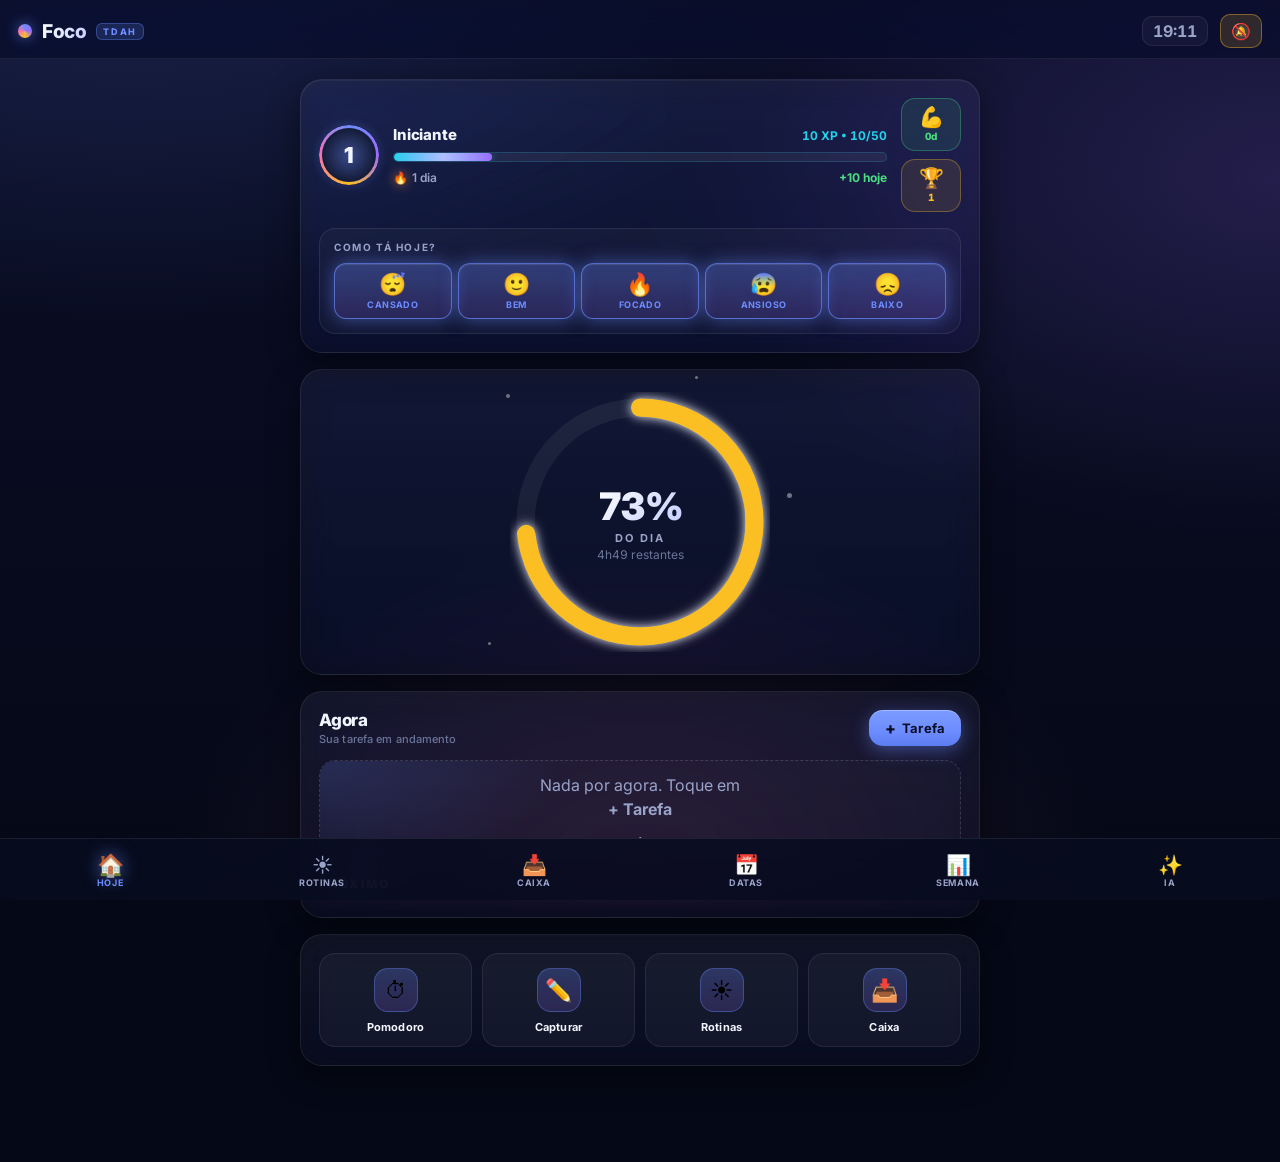
<file: index.html>
<!DOCTYPE html>
<html lang="pt-BR">
<head>
  <meta charset="UTF-8" />
  <meta name="viewport" content="width=device-width, initial-scale=1, viewport-fit=cover" />
  <meta name="theme-color" content="#0a0e27" />
  <meta name="description" content="Foco - Calendário TDAH: agenda, pomodoro, rotinas, humor, academia e assistente IA." />
  <title>Foco - Calendário TDAH</title>
  <link rel="manifest" href="manifest.json" />
  <link rel="icon" type="image/svg+xml" href="icons/icon.svg" />
  <link rel="apple-touch-icon" href="icons/icon-192.png" />
  <meta name="apple-mobile-web-app-capable" content="yes" />
  <meta name="apple-mobile-web-app-status-bar-style" content="black-translucent" />
  <meta name="apple-mobile-web-app-title" content="Foco" />
  <meta name="mobile-web-app-capable" content="yes" />
  <link rel="preconnect" href="https://fonts.googleapis.com" />
  <link rel="preconnect" href="https://fonts.gstatic.com" crossorigin />
  <link href="https://fonts.googleapis.com/css2?family=Inter:wght@400;500;600;700;800;900&display=swap" rel="stylesheet" />
  <link rel="stylesheet" href="styles.css" />
</head>
<body>
  <!-- FX layer (level-up overlay, confete, badges toast, xp flutuante) -->
  <div id="fxLayer" class="fx-layer" aria-hidden="true"></div>

  <!-- Banner de instalacao PWA -->
  <div id="installBanner" class="install-banner hidden" role="status">
    <div class="install-banner-text">
      <strong>Instale o Foco</strong>
      <span>Adicione a tela inicial pra abrir como app, mesmo sem internet.</span>
    </div>
    <div class="install-banner-actions">
      <button id="installDismiss" class="btn-ghost btn-mini" type="button">Depois</button>
      <button id="installBtn" class="btn-primary btn-mini" type="button">Instalar</button>
    </div>
  </div>

  <!-- Topbar -->
  <header class="topbar">
    <div class="brand">
      <span class="brand-mark"></span>
      <h1>Foco</h1>
      <span class="brand-tag">TDAH</span>
    </div>
    <div class="topbar-right">
      <span id="clock" class="clock">--:--</span>
      <button id="notifBtn" class="notif-btn hidden" title="Ativar notificações">🔔</button>
    </div>
  </header>

  <main class="app">

    <!-- ====== PÁGINA: HOJE ====== -->
    <section class="page page-today" data-page="agenda">

      <!-- Gamificação (nível + XP + streak + academia + badges) -->
      <section id="playerCard" class="card glass player-card" aria-label="Seu progresso">
        <div class="player-row">
          <div class="player-avatar" id="playerAvatar" data-level="1">
            <div class="pa-ring"></div>
            <span class="pa-level" id="playerLevel">1</span>
            <div class="pa-glow"></div>
          </div>
          <div class="player-info">
            <div class="player-line1">
              <span class="player-name" id="playerTitle">Iniciante</span>
              <span class="player-xp" id="playerXpText">0 XP</span>
            </div>
            <div class="xp-bar"><span id="playerXpFill"></span></div>
            <div class="player-line2">
              <span class="player-streak" id="playerStreak" title="Dias seguidos"><span class="flame">🔥</span> <span id="streakNum">0</span> dias</span>
              <span class="player-today" id="playerToday">+0 hoje</span>
            </div>
          </div>
          <div class="player-actions">
            <button id="gymBtn" class="gym-btn" aria-label="Marcar academia" title="Marcar academia de hoje">
              <span class="gb-icon">💪</span>
              <span class="gb-streak" id="gymStreak">0d</span>
            </button>
            <button id="badgesBtn" class="badges-btn" aria-label="Ver conquistas">
              <span class="bb-icon">🏆</span>
              <span class="bb-count" id="badgesCount">0</span>
            </button>
          </div>
        </div>

        <!-- Humor diário -->
        <div class="mood-block">
          <div class="mood-head">
            <span class="mh-label">Como tá hoje?</span>
            <span class="mh-current" id="moodCurrent"></span>
          </div>
          <div class="mood-row" id="moodRow" role="radiogroup" aria-label="Selecione como está se sentindo hoje">
            <button class="mood-btn" data-mood="tired"   role="radio" aria-label="Cansado"><span class="me">😴</span><span class="ml">Cansado</span></button>
            <button class="mood-btn" data-mood="ok"      role="radio" aria-label="Bem"><span class="me">🙂</span><span class="ml">Bem</span></button>
            <button class="mood-btn" data-mood="focused" role="radio" aria-label="Focado"><span class="me">🔥</span><span class="ml">Focado</span></button>
            <button class="mood-btn" data-mood="anxious" role="radio" aria-label="Ansioso"><span class="me">😰</span><span class="ml">Ansioso</span></button>
            <button class="mood-btn" data-mood="low"     role="radio" aria-label="Pra baixo"><span class="me">😞</span><span class="ml">Baixo</span></button>
          </div>
        </div>
      </section>

      <!-- Anel do dia -->
      <section class="card glass time-card" aria-label="Relógio do dia">
        <div class="day-ring-wrap">
          <svg class="day-ring" viewBox="0 0 200 200" aria-hidden="true">
            <circle class="ring-bg" cx="100" cy="100" r="88" />
            <circle id="dayRingFill" class="ring-fill" cx="100" cy="100" r="88" />
            <circle id="dayRingPulse" class="ring-pulse" cx="100" cy="100" r="88" />
          </svg>
          <div class="day-ring-text">
            <div id="dayPercent" class="ring-percent">0%</div>
            <div id="dayLabel" class="ring-label">do dia</div>
            <div id="dayTimeLeft" class="ring-time">--:-- restantes</div>
          </div>
          <div class="day-ring-stars">
            <div class="drs-star"></div>
            <div class="drs-star"></div>
            <div class="drs-star"></div>
            <div class="drs-star"></div>
            <div class="drs-star"></div>
          </div>
        </div>
      </section>

      <!-- Agenda -->
      <section class="card glass agenda-card" aria-label="Agenda de agora">
        <header class="card-head">
          <div>
            <h2>Agora</h2>
            <span class="card-sub">Sua tarefa em andamento</span>
          </div>
          <button id="newTaskBtn" class="btn-primary" aria-label="Adicionar tarefa">
            <span class="bpi-icon">+</span><span class="bpi-lbl">Tarefa</span>
          </button>
        </header>
        <div id="currentTask" class="current-task empty">
          <div class="empty-state">
            <div class="es-icon">🎯</div>
            <div class="es-text">Nada por agora.</div>
            <div class="es-sub">Toque em <strong>+ Tarefa</strong> pra começar.</div>
          </div>
        </div>

        <h2 class="next-title">Próximo</h2>
        <ul id="nextTasks" class="next-list"></ul>
      </section>

      <!-- Ações rápidas -->
      <section class="card glass actions-card" aria-label="Ações rápidas">
        <div class="actions-grid">
          <button id="pomodoroBtn" class="action-tile" aria-label="Abrir pomodoro">
            <span class="action-icon-wrap"><span class="action-icon">⏱</span></span>
            <span class="action-label">Pomodoro</span>
          </button>
          <button id="captureBtn" class="action-tile" aria-label="Capturar pensamento">
            <span class="action-icon-wrap"><span class="action-icon">✏️</span></span>
            <span class="action-label">Capturar</span>
          </button>
          <button id="routinesBtn" class="action-tile" aria-label="Abrir rotinas">
            <span class="action-icon-wrap"><span class="action-icon">☀️</span></span>
            <span class="action-label">Rotinas</span>
          </button>
          <button id="inboxBtn" class="action-tile" aria-label="Abrir caixa de entrada">
            <span class="action-icon-wrap"><span class="action-icon">📥</span></span>
            <span class="action-label">Caixa</span>
          </button>
        </div>
      </section>

    </section>

    <!-- ====== PÁGINA: ROTINAS ====== -->
    <section id="routinesPanel" class="page card glass hidden" data-page="routines" aria-label="Rotinas">
      <header class="card-head">
        <div>
          <h2>Rotinas</h2>
          <span class="card-sub">Manhã, tarde e noite</span>
        </div>
        <button id="addRoutineBtn" class="btn-ghost">+ Item</button>
      </header>
      <div class="routines-grid">
        <div class="routine-block routine-morning">
          <h3 class="routine-period"><span class="rp-icon">🌅</span> Manhã</h3>
          <ul id="routineMorning" class="routine-list"></ul>
        </div>
        <div class="routine-block routine-afternoon">
          <h3 class="routine-period"><span class="rp-icon">☀️</span> Tarde</h3>
          <ul id="routineAfternoon" class="routine-list"></ul>
        </div>
        <div class="routine-block routine-evening">
          <h3 class="routine-period"><span class="rp-icon">🌙</span> Noite</h3>
          <ul id="routineEvening" class="routine-list"></ul>
        </div>
      </div>
    </section>

    <!-- ====== PÁGINA: CAIXA (INBOX) ====== -->
    <section id="inboxPanel" class="page card glass hidden" data-page="inbox" aria-label="Caixa de entrada">
      <header class="card-head">
        <div>
          <h2>Caixa de entrada</h2>
          <span class="card-sub">Tudo que você capturou</span>
        </div>
        <span id="inboxCount" class="badge count-badge">0</span>
      </header>
      <ul id="inboxList" class="inbox-list"></ul>
    </section>

    <!-- ====== PÁGINA: DATAS (LEMBRETES) ====== -->
    <section id="remindersPanel" class="page card glass hidden" data-page="reminders" aria-label="Lembretes de datas">
      <header class="card-head">
        <div>
          <h2>Lembretes</h2>
          <span class="card-sub">Datas que importam</span>
        </div>
        <div class="head-actions">
          <span id="remindersCount" class="badge count-badge">0</span>
          <button id="newReminderBtn" class="btn-primary">+ Lembrete</button>
        </div>
      </header>
      <ul id="remindersList" class="reminders-list"></ul>
    </section>

    <!-- ====== PÁGINA: SEMANA (ESTATÍSTICAS) ====== -->
    <section id="statsPanel" class="page card glass hidden" data-page="stats" aria-label="Estatísticas da semana"></section>

    <!-- ====== PÁGINA: IA ====== -->
    <section id="iaPanel" class="page ia-page hidden" data-page="ia" aria-label="Assistente IA">
      <section class="card glass">
        <header class="card-head">
          <div>
            <h2>Assistente</h2>
            <span class="card-sub">Ajuda rápida para agora</span>
          </div>
          <span id="iaStatus" class="badge status-badge status-ready">pronto</span>
          <button id="autoCaptureBtn" class="btn-ghost btn-mini" type="button">Ativar captura automatica</button>
        </header>
        <div class="ia-quick">
          <button class="ia-btn" data-action="now">
            <span class="ia-btn-icon">⚡</span>
            <span class="ia-btn-text">O que faço agora?</span>
          </button>
          <button class="ia-btn" data-action="break">
            <span class="ia-btn-icon">🧩</span>
            <span class="ia-btn-text">Quebrar tarefa</span>
          </button>
          <button class="ia-btn" data-action="triage">
            <span class="ia-btn-icon">📥</span>
            <span class="ia-btn-text">Triar caixa</span>
          </button>
          <button class="ia-btn" data-action="reflect">
            <span class="ia-btn-icon">🪞</span>
            <span class="ia-btn-text">Reflexão do dia</span>
          </button>
          <button class="ia-btn" data-action="import">
            <span class="ia-btn-icon">💬</span>
            <span class="ia-btn-text">Importar mensagem</span>
          </button>
        </div>
        <form id="iaForm" class="ia-form">
          <label class="field">
            <span>Pedido livre</span>
            <textarea id="iaPrompt" rows="2" maxlength="500" placeholder="Pergunte, peça ajuda, despeje o que vier."></textarea>
          </label>
          <div class="form-actions">
            <button type="submit" class="btn-primary">Enviar</button>
          </div>
        </form>
        <div id="iaReply" class="ia-reply hidden"></div>
      </section>

      <section class="card glass mt-14">
        <header class="ia-sub-head">
          <h3>Histórico recente</h3>
          <button id="clearHistoryBtn" class="btn-ghost btn-mini">Limpar</button>
        </header>
        <ul id="iaHistoryList" class="ia-history-list"></ul>
        <div id="iaHistoryEmpty" class="ia-empty hidden">Nenhuma conversa registrada ainda.</div>
      </section>

      <section class="card glass mt-14">
        <header class="ia-sub-head">
          <h3>Memória entre dias</h3>
        </header>
        <ul id="iaMemoryList" class="ia-memory-list"></ul>
        <div id="iaMemoryEmpty" class="ia-empty hidden">A IA ainda não tem memória. Faça uma reflexão ou pergunte algo e ela vai lembrar nas próximas conversas.</div>
      </section>
    </section>

  </main>

  <!-- ====== MODAIS ====== -->

  <!-- Tarefa -->
  <div id="taskModal" class="modal hidden" role="dialog" aria-modal="true" aria-labelledby="taskModalTitle">
    <div class="modal-content">
      <header class="modal-head">
        <h2 id="taskModalTitle">Nova tarefa</h2>
        <button id="taskModalClose" class="icon-btn" aria-label="Fechar">×</button>
      </header>
      <form id="taskForm" class="form">
        <label class="field">
          <span>Título</span>
          <input id="taskTitle" type="text" required maxlength="80" placeholder="Ex: Responder e-mails" />
        </label>
        <div class="field-row">
          <label class="field">
            <span>Data</span>
            <input id="taskDate" type="date" required />
          </label>
          <label class="field">
            <span>Início</span>
            <input id="taskStart" type="time" required />
          </label>
        </div>
        <div class="field-row">
          <label class="field">
            <span>Duração (min)</span>
            <input id="taskDuration" type="number" min="5" max="480" value="30" required />
          </label>
          <label class="field">
            <span>Avisar antes</span>
            <select id="taskLeadMinutes">
              <option value="5">5 min</option>
              <option value="10">10 min</option>
              <option value="15">15 min</option>
              <option value="30">30 min</option>
              <option value="60">1 hora</option>
            </select>
          </label>
        </div>
        <label class="field">
          <span>Categoria</span>
          <div class="cat-pills" id="taskCatPills">
            <button type="button" class="cat-pill" data-cat="trabalho">Trabalho</button>
            <button type="button" class="cat-pill" data-cat="estudo">Estudo</button>
            <button type="button" class="cat-pill" data-cat="pessoal">Pessoal</button>
            <button type="button" class="cat-pill" data-cat="saude">Saúde</button>
            <button type="button" class="cat-pill" data-cat="descanso">Descanso</button>
          </div>
          <select id="taskCategory" class="hidden-select" tabindex="-1">
            <option value="trabalho">Trabalho</option>
            <option value="estudo">Estudo</option>
            <option value="pessoal">Pessoal</option>
            <option value="saude">Saúde</option>
            <option value="descanso">Descanso</option>
          </select>
        </label>
        <div class="form-actions">
          <button type="button" id="taskDelete" class="btn-danger hidden">Excluir</button>
          <button type="submit" class="btn-primary">Salvar</button>
        </div>
      </form>
    </div>
  </div>

  <!-- Lembrete -->
  <div id="reminderModal" class="modal hidden" role="dialog" aria-modal="true" aria-labelledby="reminderModalTitle">
    <div class="modal-content">
      <header class="modal-head">
        <h2 id="reminderModalTitle">Novo lembrete</h2>
        <button id="reminderModalClose" class="icon-btn" aria-label="Fechar">×</button>
      </header>
      <form id="reminderForm" class="form">
        <label class="field">
          <span>Título</span>
          <input id="reminderTitle" type="text" required maxlength="80" placeholder="Ex: Aniversário do João" />
        </label>
        <label class="field">
          <span>Data</span>
          <input id="reminderDate" type="date" required />
        </label>
        <label class="field">
          <span>Nota (opcional)</span>
          <textarea id="reminderNote" rows="3" maxlength="300" placeholder="Cole aqui a mensagem original ou uma observação."></textarea>
        </label>
        <div class="form-actions">
          <button type="button" id="reminderDelete" class="btn-danger hidden">Excluir</button>
          <button type="submit" class="btn-primary">Salvar</button>
        </div>
      </form>
    </div>
  </div>

  <!-- Pomodoro -->
  <div id="pomodoroModal" class="modal hidden" role="dialog" aria-modal="true" aria-labelledby="pomodoroTitle">
    <div class="modal-content">
      <header class="modal-head">
        <h2 id="pomodoroTitle">Pomodoro</h2>
        <button id="pomodoroClose" class="icon-btn" aria-label="Fechar">×</button>
      </header>
      <div class="pomodoro-wrap">
        <div class="pomodoro-task" id="pomodoroTaskLabel">Sem tarefa vinculada</div>
        <div class="pomodoro-time" id="pomodoroTime">25:00</div>
        <div class="pomodoro-controls">
          <button id="pomodoroStart" class="btn-primary">Iniciar</button>
          <button id="pomodoroPause" class="btn-ghost hidden">Pausar</button>
          <button id="pomodoroReset" class="btn-ghost">Zerar</button>
        </div>
        <div class="pomodoro-mode">
          <button data-mode="focus" class="mode-btn active">Foco 25</button>
          <button data-mode="short" class="mode-btn">Pausa 5</button>
          <button data-mode="long" class="mode-btn">Pausa 15</button>
        </div>
      </div>
    </div>
  </div>

  <!-- Importar mensagem (WhatsApp, Telegram, etc.) -->
  <div id="importModal" class="modal hidden" role="dialog" aria-modal="true" aria-labelledby="importTitle">
    <div class="modal-content">
      <header class="modal-head">
        <h2 id="importTitle">Importar mensagem</h2>
        <button id="importClose" class="icon-btn" aria-label="Fechar">×</button>
      </header>
      <form id="importForm" class="form">
        <p class="form-hint">Cole aqui uma mensagem do WhatsApp ou de outro app. A IA identifica datas, horários e compromissos e cria o evento pra você.</p>
        <label class="field">
          <span>Texto da mensagem</span>
          <textarea id="importText" rows="6" maxlength="2000" placeholder="Ex: reunião com cliente quinta 15h, levar proposta" autofocus></textarea>
        </label>
        <div class="form-actions">
          <button type="button" id="importClear" class="btn-ghost">Limpar</button>
          <button type="submit" id="importSubmit" class="btn-primary">Extrair e salvar</button>
        </div>
        <div id="importStatus" class="import-status hidden"></div>
      </form>
    </div>
  </div>

  <!-- Captura -->
  <div id="captureModal" class="modal hidden" role="dialog" aria-modal="true" aria-labelledby="captureTitle">
    <div class="modal-content">
      <header class="modal-head">
        <h2 id="captureTitle">Capturar</h2>
        <button id="captureClose" class="icon-btn" aria-label="Fechar">×</button>
      </header>
      <form id="captureForm" class="form">
        <label class="field">
          <span>Pensamento, ideia, lembrete</span>
          <textarea id="captureText" rows="4" maxlength="500" placeholder="Anota aqui sem se preocupar. Você organiza depois." autofocus></textarea>
        </label>
        <div class="form-actions">
          <button type="submit" class="btn-primary">Salvar na caixa</button>
        </div>
      </form>
    </div>
  </div>

  <!-- Badges -->
  <div id="badgesModal" class="modal hidden" role="dialog" aria-modal="true" aria-labelledby="badgesTitle">
    <div class="modal-content">
      <header class="modal-head">
        <h2 id="badgesTitle">Conquistas</h2>
        <button id="badgesModalClose" class="icon-btn" aria-label="Fechar">×</button>
      </header>
      <ul id="badgesList" class="badges-list"></ul>
    </div>
  </div>

  <!-- ====== NAV INFERIOR ====== -->
  <nav class="bottom-nav" aria-label="Navegação principal">
    <div class="bn-indicator" id="bnIndicator"></div>
    <button class="bn-tab active" data-tab="agenda">
      <span class="bn-icon">🏠</span>
      <span class="bn-label">Hoje</span>
    </button>
    <button class="bn-tab" data-tab="routines">
      <span class="bn-icon">☀️</span>
      <span class="bn-label">Rotinas</span>
    </button>
    <button class="bn-tab" data-tab="inbox">
      <span class="bn-icon">📥</span>
      <span class="bn-label">Caixa</span>
    </button>
    <button class="bn-tab" data-tab="reminders">
      <span class="bn-icon">📅</span>
      <span class="bn-label">Datas</span>
    </button>
    <button class="bn-tab" data-tab="stats">
      <span class="bn-icon">📊</span>
      <span class="bn-label">Semana</span>
    </button>
    <button class="bn-tab" data-tab="ia">
      <span class="bn-icon">✨</span>
      <span class="bn-label">IA</span>
    </button>
  </nav>

  <script src="alarm.js"></script>
  <script src="app.js"></script>
</body>
</html>
</file>
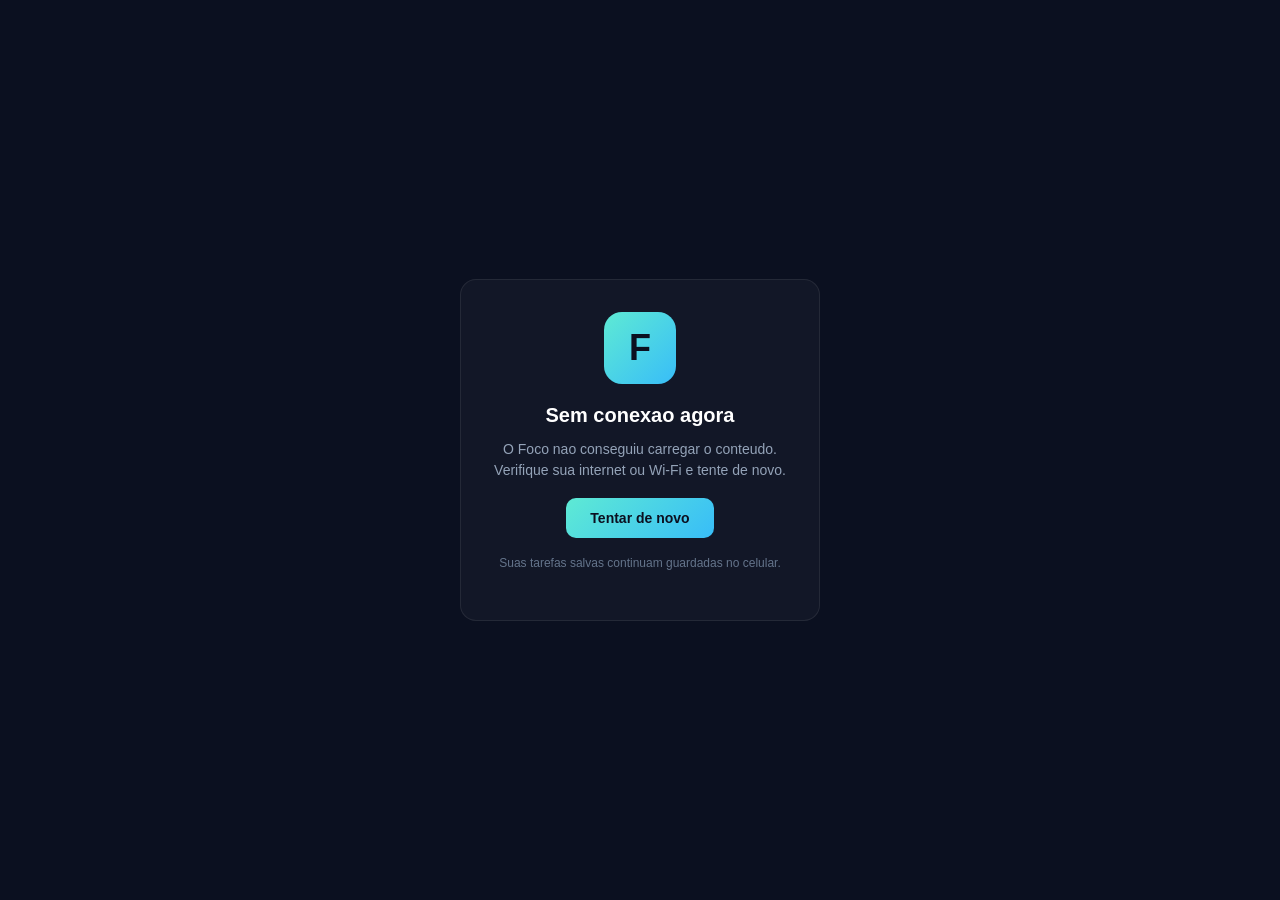
<file: offline.html>
<!DOCTYPE html>
<html lang="pt-BR">
<head>
  <meta charset="UTF-8">
  <meta name="viewport" content="width=device-width, initial-scale=1, maximum-scale=1, user-scalable=no">
  <meta name="theme-color" content="#0b1020">
  <title>Foco - offline</title>
  <style>
    * { box-sizing: border-box; margin: 0; padding: 0; }
    html, body {
      height: 100%;
      background: #0b1020;
      color: #d1d8f5;
      font-family: -apple-system, BlinkMacSystemFont, "Segoe UI", Roboto, Helvetica, Arial, sans-serif;
      display: flex;
      align-items: center;
      justify-content: center;
      padding: 24px;
    }
    .card {
      max-width: 360px;
      text-align: center;
      background: rgba(255, 255, 255, 0.03);
      border: 1px solid rgba(255, 255, 255, 0.08);
      border-radius: 16px;
      padding: 32px 24px;
    }
    .logo {
      width: 72px;
      height: 72px;
      border-radius: 18px;
      background: linear-gradient(135deg, #5eead4, #38bdf8);
      margin: 0 auto 20px;
      display: flex;
      align-items: center;
      justify-content: center;
      font-size: 36px;
      color: #0b1020;
      font-weight: 800;
    }
    h1 {
      font-size: 20px;
      color: #fff;
      margin-bottom: 12px;
    }
    p {
      font-size: 14px;
      line-height: 1.55;
      color: #94a3b8;
      margin-bottom: 16px;
    }
    button {
      background: linear-gradient(135deg, #5eead4, #38bdf8);
      color: #0b1020;
      border: none;
      padding: 12px 24px;
      border-radius: 10px;
      font-weight: 700;
      font-size: 14px;
      cursor: pointer;
    }
    .hint {
      font-size: 12px;
      color: #64748b;
      margin-top: 16px;
    }
  </style>
</head>
<body>
  <div class="card">
    <div class="logo">F</div>
    <h1>Sem conexao agora</h1>
    <p>O Foco nao conseguiu carregar o conteudo. Verifique sua internet ou Wi-Fi e tente de novo.</p>
    <button onclick="location.reload()">Tentar de novo</button>
    <p class="hint">Suas tarefas salvas continuam guardadas no celular.</p>
  </div>
</body>
</html>
</file>
<file: styles.css>
/* ===== Foco - Calendário TDAH v3 =====
   Design system premium: dark glass, gradient backgrounds, animações refinadas.
   Mantém TODOS os IDs e classes que o app.js espera. */

/* ===== Tokens ===== */
:root {
  --bg-0: #050816;
  --bg-1: #0a0e27;
  --bg-2: #1a0d3b;
  --card: rgba(255, 255, 255, 0.04);
  --card-strong: rgba(255, 255, 255, 0.06);
  --border: rgba(255, 255, 255, 0.08);
  --border-strong: rgba(255, 255, 255, 0.14);

  --text: #f1f5ff;
  --muted: #9aa3c8;
  --muted-2: #6b759a;

  --accent: #6c8cff;
  --accent-2: #9b6cff;
  --good: #4ade80;
  --warn: #fbbf24;
  --bad: #f87171;
  --cyan: #22d3ee;
  --gold: #fbbf24;
  --legend: #f472b6;
  --orange: #f97316;

  --radius: 22px;
  --radius-sm: 14px;
  --radius-xs: 10px;
  --tap: 48px;
  --pad: 14px;

  --shadow-sm: 0 4px 12px rgba(0, 0, 0, 0.25);
  --shadow:    0 10px 32px rgba(0, 0, 0, 0.45);
  --shadow-lg: 0 20px 60px rgba(0, 0, 0, 0.55);

  --cat-trabalho: #6c8cff;
  --cat-estudo:   #9b6cff;
  --cat-pessoal:  #4ade80;
  --cat-saude:    #f472b6;
  --cat-descanso: #fbbf24;
}

* { box-sizing: border-box; }

html, body {
  margin: 0; padding: 0;
  background: var(--bg-0);
  color: var(--text);
  font-family: 'Inter', -apple-system, BlinkMacSystemFont, "Segoe UI", Roboto, Arial, sans-serif;
  -webkit-font-smoothing: antialiased;
  -webkit-tap-highlight-color: transparent;
  overscroll-behavior: none;
}
body {
  min-height: 100vh;
  padding-bottom: 96px;
  background:
    radial-gradient(1200px 700px at 10% -10%, rgba(108, 140, 255, 0.18), transparent 60%),
    radial-gradient(1000px 600px at 100% 20%, rgba(155, 108, 255, 0.18), transparent 60%),
    radial-gradient(800px 600px at 50% 100%, rgba(244, 114, 182, 0.10), transparent 60%),
    linear-gradient(180deg, var(--bg-1), var(--bg-0));
  background-attachment: fixed;
}

/* Scrollbar fino */
::-webkit-scrollbar { width: 6px; height: 6px; }
::-webkit-scrollbar-thumb { background: rgba(255,255,255,0.08); border-radius: 99px; }
::-webkit-scrollbar-track { background: transparent; }

/* ===== Tipografia util ===== */
h1, h2, h3 { margin: 0; letter-spacing: -0.01em; }
button { font-family: inherit; }

/* ===== Topbar ===== */
.topbar {
  position: sticky;
  top: 0;
  z-index: 50;
  display: flex;
  align-items: center;
  justify-content: space-between;
  padding: 14px 18px 10px;
  padding-top: max(14px, env(safe-area-inset-top));
  background: rgba(10, 14, 39, 0.78);
  backdrop-filter: blur(20px) saturate(180%);
  -webkit-backdrop-filter: blur(20px) saturate(180%);
  border-bottom: 1px solid var(--border);
}
.brand { display: flex; align-items: center; gap: 10px; }
.brand h1 {
  margin: 0;
  font-size: 19px;
  font-weight: 800;
  letter-spacing: -0.02em;
  background: linear-gradient(120deg, #fff, #c2cdff);
  -webkit-background-clip: text; background-clip: text; color: transparent;
}
.brand-tag {
  font-size: 9px;
  font-weight: 800;
  letter-spacing: 0.18em;
  padding: 2px 6px;
  border-radius: 6px;
  background: rgba(108, 140, 255, 0.18);
  color: var(--accent);
  border: 1px solid rgba(108, 140, 255, 0.35);
}
.brand-mark {
  width: 14px; height: 14px;
  border-radius: 50%;
  background: conic-gradient(from 0deg, var(--accent), var(--accent-2), var(--gold), var(--legend), var(--accent));
  box-shadow: 0 0 14px rgba(108, 140, 255, 0.65);
  animation: brand-rotate 6s linear infinite;
}
@keyframes brand-rotate { to { transform: rotate(360deg); } }
.topbar-right { display: flex; align-items: center; gap: 4px; }
.clock {
  font-variant-numeric: tabular-nums;
  font-weight: 700;
  font-size: 16px;
  color: var(--muted);
  padding: 4px 10px;
  background: rgba(255,255,255,0.04);
  border: 1px solid var(--border);
  border-radius: var(--radius-xs);
}
.notif-btn {
  background: rgba(251, 191, 36, 0.15);
  border: 1px solid rgba(251, 191, 36, 0.4);
  border-radius: 10px;
  padding: 6px 10px;
  font-size: 16px;
  cursor: pointer;
  margin-left: 8px;
  color: var(--warn);
  transition: transform 0.15s;
}
.notif-btn:active { transform: scale(0.92); }

/* ===== Layout & card base ===== */
.app {
  padding: 16px 16px 0;
  display: flex;
  flex-direction: column;
  gap: 16px;
  max-width: 720px;
  margin: 0 auto;
}

.page {
  display: flex;
  flex-direction: column;
  gap: 16px;
}
.page.hidden { display: none; }

.card {
  background: var(--card);
  border: 1px solid var(--border);
  border-radius: var(--radius);
  padding: 18px;
  box-shadow: var(--shadow);
  backdrop-filter: blur(16px) saturate(150%);
  -webkit-backdrop-filter: blur(16px) saturate(150%);
  position: relative;
  overflow: clip;
}
.card.overflow-hidden { overflow: hidden; }
.card.glass {
  background: linear-gradient(180deg, rgba(255,255,255,0.05), rgba(255,255,255,0.02));
  border: 1px solid var(--border);
}
.card-head {
  display: flex;
  align-items: center;
  justify-content: space-between;
  margin-bottom: 14px;
  gap: 12px;
}
.card-head h2 {
  font-size: 17px;
  font-weight: 800;
  letter-spacing: -0.01em;
  color: var(--text);
}
.card-sub {
  display: block;
  font-size: 11px;
  color: var(--muted-2);
  font-weight: 500;
  margin-top: 2px;
  letter-spacing: 0.01em;
}
.head-actions { display: flex; align-items: center; gap: 8px; }
.mt-14 { margin-top: 14px; }

/* ===== Botões ===== */
.btn-primary {
  display: inline-flex;
  align-items: center;
  gap: 6px;
  padding: 10px 16px;
  border-radius: 14px;
  border: none;
  background: linear-gradient(180deg, #7c9bff, #6c8cff 60%, #5b7cee);
  color: #0a0e27;
  font-weight: 700;
  font-size: 13px;
  cursor: pointer;
  box-shadow: 0 4px 18px rgba(108, 140, 255, 0.45), inset 0 1px 0 rgba(255,255,255,0.3);
  transition: transform 0.15s ease, box-shadow 0.2s ease, filter 0.2s ease;
  letter-spacing: 0.01em;
}
.btn-primary:hover { transform: translateY(-2px) scale(1.02); box-shadow: 0 10px 26px rgba(108, 140, 255, 0.55); filter: brightness(1.06); }
.btn-primary:active { transform: scale(0.97); }
.bpi-icon { font-size: 16px; line-height: 1; font-weight: 800; }
.bpi-lbl {}

.btn-ghost {
  background: rgba(255,255,255,0.04);
  border: 1px solid var(--border);
  color: var(--text);
  padding: 9px 14px;
  border-radius: 12px;
  font-weight: 600;
  font-size: 13px;
  cursor: pointer;
  transition: transform 0.15s, background 0.15s, border-color 0.15s;
}
.btn-ghost:hover { background: rgba(255,255,255,0.08); border-color: var(--border-strong); transform: translateY(-1px); }
.btn-ghost:active { transform: scale(0.96); }

.btn-mini { padding: 5px 10px; font-size: 11px; border-radius: 8px; }

.btn-danger {
  background: rgba(248, 113, 113, 0.14);
  border: 1px solid rgba(248, 113, 113, 0.4);
  color: var(--bad);
  padding: 10px 16px;
  border-radius: 12px;
  font-weight: 600;
  cursor: pointer;
  transition: background 0.15s, transform 0.15s;
}
.btn-danger:hover { background: rgba(248, 113, 113, 0.22); }
.btn-danger:active { transform: scale(0.96); }

.icon-btn {
  background: rgba(255,255,255,0.05);
  border: none;
  color: var(--muted);
  font-size: 22px;
  width: 36px; height: 36px;
  border-radius: 50%;
  cursor: pointer;
  transition: background 0.15s, transform 0.15s;
  display: grid; place-items: center;
  line-height: 1;
}
.icon-btn:hover { background: rgba(255,255,255,0.12); color: var(--text); }
.icon-btn:active { transform: scale(0.9); }

.badge {
  display: inline-flex;
  align-items: center;
  gap: 4px;
  padding: 4px 10px;
  border-radius: 99px;
  font-size: 11px;
  font-weight: 700;
  letter-spacing: 0.02em;
  background: rgba(255,255,255,0.06);
  border: 1px solid var(--border);
  color: var(--text);
}
.count-badge { background: rgba(108, 140, 255, 0.15); border-color: rgba(108, 140, 255, 0.4); color: var(--accent); }
.status-badge { background: rgba(74, 222, 128, 0.14); border-color: rgba(74, 222, 128, 0.4); color: var(--good); }
.status-badge.status-loading { background: rgba(251, 191, 36, 0.14); border-color: rgba(251, 191, 36, 0.4); color: var(--warn); }
.status-badge.status-error   { background: rgba(248, 113, 113, 0.14); border-color: rgba(248, 113, 113, 0.4); color: var(--bad); }

/* ===== Player (gamificação) ===== */
.player-card {
  background:
    radial-gradient(500px 280px at -10% -20%, rgba(34, 211, 238, 0.10), transparent 60%),
    radial-gradient(500px 280px at 110% 110%, rgba(251, 191, 36, 0.10), transparent 60%),
    linear-gradient(180deg, rgba(255,255,255,0.06), rgba(255,255,255,0.02));
  border: 1px solid rgba(34, 211, 238, 0.22);
  box-shadow: var(--shadow), inset 0 1px 0 rgba(255,255,255,0.05);
}
.player-row {
  display: flex;
  align-items: center;
  gap: 14px;
  position: relative;
  z-index: 1;
}
.player-avatar {
  position: relative;
  width: 60px; height: 60px;
  flex-shrink: 0;
  border-radius: 50%;
  background: var(--bg-0);
  display: grid;
  place-items: center;
  isolation: isolate;
  animation: avatar-rotate 8s linear infinite;
}
.player-avatar .pa-ring {
  position: absolute; inset: 0;
  border-radius: 50%;
  background: conic-gradient(from 0deg, var(--accent), var(--accent-2), var(--gold), var(--legend), var(--accent));
  padding: 3px;
  -webkit-mask: linear-gradient(#000 0 0) content-box, linear-gradient(#000 0 0);
  -webkit-mask-composite: xor; mask-composite: exclude;
  z-index: -1;
}
.player-avatar .pa-level {
  font-size: 22px;
  font-weight: 900;
  letter-spacing: -0.03em;
  color: var(--text);
  z-index: 2;
}
.player-avatar .pa-glow {
  position: absolute;
  inset: -8px;
  border-radius: 50%;
  background: radial-gradient(circle, rgba(108, 140, 255, 0.4), transparent 70%);
  z-index: -2;
  animation: avatar-pulse 2.4s ease-in-out infinite;
}
@keyframes avatar-rotate { to { filter: hue-rotate(360deg); } }
@keyframes avatar-pulse {
  0%, 100% { transform: scale(1); opacity: 0.6; }
  50%      { transform: scale(1.18); opacity: 1; }
}
.player-avatar[data-level="1"]  .pa-glow,
.player-avatar[data-level="2"]  .pa-glow,
.player-avatar[data-level="3"]  .pa-glow { background: radial-gradient(circle, rgba(108, 140, 255, 0.5), transparent 70%); }
.player-avatar[data-level="4"]  .pa-glow,
.player-avatar[data-level="5"]  .pa-glow { background: radial-gradient(circle, rgba(155, 108, 255, 0.55), transparent 70%); }
.player-avatar[data-level="6"]  .pa-glow,
.player-avatar[data-level="7"]  .pa-glow { background: radial-gradient(circle, rgba(251, 191, 36, 0.6), transparent 70%); }
.player-avatar[data-level="8"]  .pa-glow,
.player-avatar[data-level="9"]  .pa-glow,
.player-avatar[data-level="10"] .pa-glow { background: radial-gradient(circle, rgba(244, 114, 182, 0.65), transparent 70%); }

.player-info { flex: 1; min-width: 0; display: flex; flex-direction: column; gap: 8px; }
.player-line1 { display: flex; justify-content: space-between; align-items: baseline; gap: 8px; }
.player-name { font-weight: 800; font-size: 15px; letter-spacing: -0.01em; color: var(--text); }
.player-xp { font-size: 12px; color: var(--cyan); font-weight: 700; font-variant-numeric: tabular-nums; }

.xp-bar {
  position: relative;
  height: 10px;
  background: rgba(255,255,255,0.06);
  border-radius: 99px;
  overflow: hidden;
  border: 1px solid rgba(34, 211, 238, 0.18);
}
.xp-bar > span {
  display: block;
  height: 100%;
  width: 0%;
  background: linear-gradient(90deg, var(--cyan), var(--accent), var(--accent-2));
  border-radius: 99px;
  box-shadow: 0 0 10px rgba(34, 211, 238, 0.45);
  transition: width 0.7s cubic-bezier(0.4, 0, 0.2, 1);
  position: relative;
  overflow: hidden;
}
.xp-bar > span::after,
.ct-bar > span::after {
  content: '';
  position: absolute;
  inset: 0;
  background: linear-gradient(90deg, transparent, rgba(255,255,255,0.45), transparent);
  animation: xp-shine 2.2s linear infinite;
  animation-play-state: paused;
  opacity: 0;
}
.xp-bar > span.has-xp::after,
.ct-bar > span.has-xp::after {
  animation-play-state: running;
  opacity: 1;
}
@keyframes xp-shine {
  from { transform: translateX(-100%); }
  to   { transform: translateX(100%); }
}
.player-line2 { display: flex; justify-content: space-between; align-items: center; gap: 8px; font-size: 12px; color: var(--muted); }
.player-streak { display: inline-flex; align-items: center; gap: 4px; font-weight: 600; }
.player-streak .flame {
  filter: drop-shadow(0 0 6px rgba(251, 146, 60, 0.7));
  animation: flame-flicker 1.8s ease-in-out infinite;
}
@keyframes flame-flicker {
  0%, 100% { transform: scale(1) rotate(-2deg); }
  50%      { transform: scale(1.2) rotate(3deg); }
}
.player-today { font-weight: 700; color: var(--good); }

.player-actions { flex-shrink: 0; display: flex; flex-direction: column; align-items: center; gap: 8px; }
.gym-btn, .badges-btn {
  display: flex;
  flex-direction: column;
  align-items: center;
  gap: 3px;
  min-width: 60px;
  padding: 8px 10px;
  border-radius: 14px;
  cursor: pointer;
  background: rgba(255,255,255,0.04);
  border: 1px solid var(--border);
  color: var(--text);
  font-weight: 800;
  font-size: 11px;
  font-variant-numeric: tabular-nums;
  transition: transform 0.15s, box-shadow 0.2s, background 0.2s, border-color 0.2s;
}
.gym-btn {
  background: rgba(74, 222, 128, 0.10);
  border-color: rgba(74, 222, 128, 0.32);
  color: var(--good);
}
.badges-btn {
  background: rgba(251, 191, 36, 0.10);
  border-color: rgba(251, 191, 36, 0.32);
  color: var(--gold);
}
.gym-btn:hover, .badges-btn:hover { transform: translateY(-2px); }
.gym-btn:active, .badges-btn:active { transform: scale(0.94); }
.gym-btn:hover { box-shadow: 0 8px 20px rgba(74, 222, 128, 0.3); }
.badges-btn:hover { box-shadow: 0 8px 20px rgba(251, 191, 36, 0.3); }

.gym-btn.done {
  background: linear-gradient(180deg, rgba(74, 222, 128, 0.28), rgba(74, 222, 128, 0.14));
  border-color: rgba(74, 222, 128, 0.7);
  box-shadow: 0 0 16px rgba(74, 222, 128, 0.4);
  animation: gym-pulse 2s ease-in-out infinite;
}
@keyframes gym-pulse {
  0%, 100% { box-shadow: 0 0 12px rgba(74, 222, 128, 0.4); }
  50%      { box-shadow: 0 0 22px rgba(74, 222, 128, 0.6); }
}
.gb-icon, .bb-icon { font-size: 20px; line-height: 1; }
.gb-streak, .bb-count { font-size: 10px; }
.gym-btn.done .gb-icon { animation: gym-flex 2.2s ease-in-out infinite; display: inline-block; }
@keyframes gym-flex {
  0%, 100% { transform: scale(1) rotate(0); }
  50%      { transform: scale(1.18) rotate(-6deg); }
}

/* ===== Humor ===== */
.mood-block {
  margin-top: 16px;
  padding: 12px 14px 14px;
  border-radius: 16px;
  background: rgba(255,255,255,0.03);
  border: 1px solid var(--border);
}
.mood-head { display: flex; justify-content: space-between; align-items: baseline; margin-bottom: 10px; }
.mh-label { color: var(--muted); text-transform: uppercase; letter-spacing: 0.16em; font-size: 10px; font-weight: 700; }
.mh-current { color: var(--text); font-size: 13px; font-weight: 700; }

.mood-row { display: grid; grid-template-columns: repeat(5, 1fr); gap: 6px; }
.mood-btn {
  background: rgba(255,255,255,0.04);
  border: 1px solid var(--border);
  border-radius: 12px;
  padding: 9px 4px 8px;
  cursor: pointer;
  display: flex;
  flex-direction: column;
  align-items: center;
  gap: 4px;
  transition: transform 0.18s cubic-bezier(0.34, 1.56, 0.64, 1), background 0.18s, border-color 0.18s, box-shadow 0.18s;
}
.mood-btn:hover { transform: translateY(-3px) scale(1.06); background: rgba(255,255,255,0.08); }
.mood-btn.selected {
  background: linear-gradient(180deg, rgba(108, 140, 255, 0.32), rgba(155, 108, 255, 0.18));
  border-color: rgba(108, 140, 255, 0.65);
  box-shadow: 0 0 18px rgba(108, 140, 255, 0.5), inset 0 1px 0 rgba(255,255,255,0.1);
  animation: mood-pulse 1.8s ease-in-out infinite;
}
@keyframes mood-pulse {
  0%, 100% { box-shadow: 0 0 12px rgba(108, 140, 255, 0.45); }
  50%      { box-shadow: 0 0 22px rgba(155, 108, 255, 0.65); }
}
.mood-btn .me { font-size: 22px; line-height: 1; }
.mood-btn .ml {
  font-size: 9px;
  color: var(--muted);
  font-weight: 700;
  letter-spacing: 0.05em;
  text-transform: uppercase;
}
.mood-btn.selected .ml { color: var(--accent); }

/* ===== Anel do dia ===== */
.time-card {
  display: flex;
  justify-content: center;
  padding: 22px 18px;
}
.day-ring-wrap {
  position: relative;
  width: 220px;
  height: 220px;
}
.day-ring {
  width: 100%; height: 100%;
  transform: rotate(-90deg);
}
.ring-bg {
  fill: none;
  stroke: rgba(255,255,255,0.06);
  stroke-width: 14;
}
.ring-fill {
  fill: none;
  stroke: var(--accent);
  stroke-width: 14;
  stroke-linecap: round;
  stroke-dasharray: 552.92;
  stroke-dashoffset: 552.92;
  filter: drop-shadow(0 0 4px currentColor);
  transition: stroke-dashoffset 0.6s ease, stroke 0.6s ease;
}
.ring-pulse {
  fill: none;
  stroke: var(--accent);
  stroke-width: 14;
  stroke-linecap: round;
  opacity: 0;
  display: none;
}
.day-ring-text {
  position: absolute;
  inset: 0;
  display: flex;
  flex-direction: column;
  align-items: center;
  justify-content: center;
  gap: 2px;
  text-align: center;
}
.ring-percent {
  font-size: 38px;
  font-weight: 900;
  letter-spacing: -0.04em;
  font-variant-numeric: tabular-nums;
  background: linear-gradient(135deg, #fff, #c2cdff);
  -webkit-background-clip: text; background-clip: text; color: transparent;
}
.ring-label { font-size: 11px; color: var(--muted); letter-spacing: 0.18em; text-transform: uppercase; font-weight: 700; }
.ring-time { font-size: 12px; color: var(--muted-2); font-variant-numeric: tabular-nums; }

.day-ring-stars {
  position: absolute; inset: -16px;
  pointer-events: none;
}
.drs-star {
  position: absolute;
  width: 4px; height: 4px;
  background: rgba(255,255,255,0.4);
  border-radius: 50%;
  animation: star-twinkle 3.4s ease-in-out infinite;
}
.drs-star:nth-child(1) { top: 6%; left: 4%; animation-delay: 0s; }
.drs-star:nth-child(2) { bottom: 8%; left: -2%; animation-delay: 1.1s; width: 3px; height: 3px; }
.drs-star:nth-child(3) { top: 40%; right: -2%; animation-delay: 2s; width: 5px; height: 5px; }
.drs-star:nth-child(4) { top: 0%; right: 30%; animation-delay: 0.6s; width: 3px; height: 3px; }
.drs-star:nth-child(5) { bottom: -4%; left: 35%; animation-delay: 1.8s; width: 4px; height: 4px; }
@keyframes star-twinkle {
  0%, 100% { opacity: 0.2; transform: scale(0.6); }
  50%      { opacity: 1; transform: scale(1.2); box-shadow: 0 0 8px rgba(255,255,255,0.5); }
}

/* ===== Agenda ===== */
.current-task {
  background: linear-gradient(180deg, rgba(108, 140, 255, 0.10), rgba(155, 108, 255, 0.06));
  border: 1px solid rgba(108, 140, 255, 0.28);
  border-radius: 16px;
  padding: 14px;
  display: flex;
  align-items: center;
  gap: 12px;
  min-height: 92px;
  position: relative;
  overflow: hidden;
  transition: box-shadow 0.3s;
}
.current-task::before {
  content: '';
  position: absolute;
  inset: 0;
  background: radial-gradient(400px 200px at 0% 0%, rgba(108, 140, 255, 0.18), transparent 60%);
  pointer-events: none;
}
.current-task.empty {
  background: rgba(255,255,255,0.02);
  border-style: dashed;
  border-color: var(--border-strong);
  justify-content: center;
}
.current-task.done {
  background: rgba(74, 222, 128, 0.10);
  border-color: rgba(74, 222, 128, 0.5);
}
.empty-state {
  text-align: center;
  color: var(--muted);
  display: flex;
  flex-direction: column;
  gap: 4px;
  align-items: center;
}
.es-icon { font-size: 28px; }
.es-text { font-weight: 700; font-size: 14px; color: var(--text); }
.es-sub { font-size: 12px; }

.ct-info { flex: 1; min-width: 0; display: flex; flex-direction: column; gap: 6px; }
.ct-title { font-weight: 700; font-size: 15px; letter-spacing: -0.01em; }
.ct-meta { font-size: 11px; color: var(--muted); font-variant-numeric: tabular-nums; }
.ct-bar {
  height: 6px;
  background: rgba(255,255,255,0.08);
  border-radius: 99px;
  overflow: hidden;
  position: relative;
}
.ct-bar > span {
  display: block;
  height: 100%;
  background: linear-gradient(90deg, var(--accent), var(--accent-2));
  border-radius: 99px;
  position: relative;
  overflow: hidden;
}
.current-task.done .ct-title { text-decoration: line-through; color: var(--muted); }
.current-task.done .ct-info { opacity: 0.7; }

.ct-actions {
  display: flex; align-items: center; gap: 6px; flex-shrink: 0;
}
.ct-done-btn {
  width: 40px; height: 40px;
  border-radius: 50%;
  background: rgba(255,255,255,0.04);
  border: 1px solid var(--border);
  color: var(--muted);
  font-size: 20px;
  cursor: pointer;
  display: grid; place-items: center;
  transition: transform 0.18s, background 0.18s, box-shadow 0.2s, color 0.2s;
  line-height: 1;
  padding: 0;
}
.ct-done-btn:hover { transform: scale(1.12); box-shadow: 0 0 14px rgba(74, 222, 128, 0.4); }
.ct-done-btn.done {
  background: rgba(74, 222, 128, 0.22);
  border-color: rgba(74, 222, 128, 0.65);
  color: var(--good);
  box-shadow: 0 0 14px rgba(74, 222, 128, 0.45);
  animation: pop-check 0.36s cubic-bezier(0.34, 1.56, 0.64, 1);
}
@keyframes pop-check {
  0%   { transform: scale(0.4); opacity: 0; }
  60%  { transform: scale(1.25); opacity: 1; }
  100% { transform: scale(1); opacity: 1; }
}
.ct-undo-btn {
  width: 36px; height: 36px;
  border-radius: 50%;
  background: rgba(248, 113, 113, 0.14);
  border: 1px solid rgba(248, 113, 113, 0.4);
  color: var(--bad);
  font-size: 18px;
  font-weight: 800;
  cursor: pointer;
  padding: 0; line-height: 1;
  display: grid; place-items: center;
  animation: undo-pop 0.36s cubic-bezier(0.34, 1.56, 0.64, 1);
  transition: transform 0.15s, background 0.15s;
}
.ct-undo-btn:hover { background: rgba(248, 113, 113, 0.24); transform: scale(1.1); }
.ct-undo-btn:active { transform: scale(0.9); }
@keyframes undo-pop { from { transform: scale(0); opacity: 0; } to { transform: scale(1); opacity: 1; } }

.nl-cat {
  position: absolute;
  top: 12px; right: 12px;
  font-size: 9px;
  font-weight: 800;
  letter-spacing: 0.16em;
  text-transform: uppercase;
  padding: 3px 8px;
  border-radius: 99px;
  background: rgba(255,255,255,0.06);
  border: 1px solid var(--border);
}
.cat-trabalho { color: var(--cat-trabalho); border-color: rgba(108, 140, 255, 0.45); background: rgba(108, 140, 255, 0.12); }
.cat-estudo   { color: var(--cat-estudo);   border-color: rgba(155, 108, 255, 0.45); background: rgba(155, 108, 255, 0.12); }
.cat-pessoal  { color: var(--cat-pessoal);  border-color: rgba(74, 222, 128, 0.45);  background: rgba(74, 222, 128, 0.12); }
.cat-saude    { color: var(--cat-saude);    border-color: rgba(244, 114, 182, 0.45); background: rgba(244, 114, 182, 0.12); }
.cat-descanso { color: var(--cat-descanso); border-color: rgba(251, 191, 36, 0.45); background: rgba(251, 191, 36, 0.12); }

.next-title {
  margin: 18px 0 8px;
  font-size: 12px;
  font-weight: 800;
  text-transform: uppercase;
  letter-spacing: 0.18em;
  color: var(--muted);
}
.next-list {
  list-style: none;
  padding: 0; margin: 0;
  display: flex; flex-direction: column; gap: 8px;
}
.next-list > li {
  display: flex;
  align-items: center;
  gap: 10px;
  background: var(--card);
  border: 1px solid var(--border);
  border-radius: 14px;
  padding: 10px 14px;
  cursor: pointer;
  transition: transform 0.18s, background 0.18s, border-color 0.18s, box-shadow 0.18s;
  font-size: 13px;
  position: relative;
}
.next-list > li:hover { transform: translateY(-2px); background: rgba(255,255,255,0.06); border-color: var(--border-strong); box-shadow: 0 6px 18px rgba(0,0,0,0.3); }
.next-list .nl-time {
  font-variant-numeric: tabular-nums;
  font-weight: 700;
  font-size: 12px;
  color: var(--accent);
  background: rgba(108, 140, 255, 0.12);
  padding: 3px 8px;
  border-radius: 8px;
}
.next-list .nl-title { flex: 1; min-width: 0; }
.next-list .nl-cat { position: static; }
.list-anim > * {
  animation: list-item-in 0.32s cubic-bezier(0.34, 1.56, 0.64, 1) both;
}
.list-anim > *:nth-child(1) { animation-delay: 0ms; }
.list-anim > *:nth-child(2) { animation-delay: 50ms; }
.list-anim > *:nth-child(3) { animation-delay: 100ms; }
.list-anim > *:nth-child(4) { animation-delay: 150ms; }
.list-anim > *:nth-child(5) { animation-delay: 200ms; }
.list-anim > *:nth-child(6) { animation-delay: 250ms; }
@keyframes list-item-in {
  from { opacity: 0; transform: translateY(8px); }
  to   { opacity: 1; transform: translateY(0); }
}

/* ===== Ações rápidas ===== */
.actions-grid {
  display: grid;
  grid-template-columns: repeat(4, 1fr);
  gap: 10px;
}
.action-tile {
  background: var(--card);
  border: 1px solid var(--border);
  border-radius: 16px;
  padding: 14px 6px 12px;
  cursor: pointer;
  display: flex;
  flex-direction: column;
  align-items: center;
  gap: 8px;
  transition: transform 0.18s cubic-bezier(0.34, 1.56, 0.64, 1), background 0.18s, border-color 0.18s, box-shadow 0.2s;
}
.action-tile:hover {
  transform: translateY(-4px) scale(1.04);
  background: rgba(108, 140, 255, 0.12);
  border-color: rgba(108, 140, 255, 0.45);
  box-shadow: 0 10px 24px rgba(108, 140, 255, 0.25);
}
.action-tile:active { transform: scale(0.96); }
.action-icon-wrap {
  width: 44px; height: 44px;
  border-radius: 14px;
  background: linear-gradient(180deg, rgba(108, 140, 255, 0.25), rgba(155, 108, 255, 0.18));
  display: grid; place-items: center;
  border: 1px solid rgba(108, 140, 255, 0.35);
}
.action-icon { font-size: 22px; line-height: 1; }
.action-label { font-size: 11px; font-weight: 700; color: var(--text); letter-spacing: 0.02em; }

/* ===== Rotinas (reformulado) ===== */
.routines-grid {
  display: grid;
  grid-template-columns: 1fr;
  gap: 14px;
}
.routine-block {
  background: rgba(255,255,255,0.03);
  border: 1px solid var(--border);
  border-radius: 16px;
  padding: 14px;
}
.routine-period {
  font-size: 13px;
  font-weight: 800;
  letter-spacing: 0.02em;
  text-transform: uppercase;
  margin-bottom: 10px;
  display: flex; align-items: center; gap: 6px;
  color: var(--text);
}
.rp-icon { font-size: 16px; }
.routine-morning .routine-period   { color: #fbbf24; }
.routine-afternoon .routine-period { color: #f97316; }
.routine-evening .routine-period   { color: #9b6cff; }

.routine-list {
  list-style: none; padding: 0; margin: 0;
  display: flex; flex-direction: column; gap: 6px;
}
.routine-item {
  display: flex;
  align-items: center;
  gap: 10px;
  padding: 10px 12px;
  background: rgba(255,255,255,0.04);
  border: 1px solid var(--border);
  border-radius: 12px;
  transition: background 0.18s, border-color 0.18s;
}
.routine-item:hover { background: rgba(255,255,255,0.07); border-color: var(--border-strong); }
.routine-item.done { opacity: 0.55; }
.routine-item.done .ri-text { text-decoration: line-through; }
.ri-check {
  width: 24px; height: 24px;
  border-radius: 50%;
  background: rgba(255,255,255,0.04);
  border: 1.5px solid var(--muted);
  cursor: pointer;
  flex-shrink: 0;
  display: grid; place-items: center;
  transition: background 0.18s, border-color 0.18s, transform 0.18s;
  padding: 0;
  color: transparent;
  font-size: 13px;
  font-weight: 800;
}
.ri-check:hover { transform: scale(1.1); border-color: var(--good); }
.routine-item.done .ri-check {
  background: var(--good);
  border-color: var(--good);
  color: var(--bg-0);
  animation: pop-check 0.36s cubic-bezier(0.34, 1.56, 0.64, 1);
}
.ri-text { flex: 1; font-size: 14px; }
.ri-remove {
  background: transparent;
  border: none;
  color: var(--muted);
  font-size: 18px;
  width: 28px; height: 28px;
  border-radius: 50%;
  cursor: pointer;
  display: grid; place-items: center;
  transition: background 0.15s, color 0.15s;
  padding: 0; line-height: 1;
}
.ri-remove:hover { background: rgba(248, 113, 113, 0.18); color: var(--bad); }

/* ===== Inbox (Caixa) ===== */
.inbox-list {
  list-style: none; padding: 0; margin: 0;
  display: flex; flex-direction: column; gap: 8px;
}
.inbox-list > li {
  display: flex;
  align-items: center;
  gap: 12px;
  background: var(--card);
  border: 1px solid var(--border);
  border-radius: 14px;
  padding: 12px 14px;
  transition: transform 0.18s, background 0.18s, border-color 0.18s;
}
.inbox-list > li:hover { transform: translateY(-1px); background: rgba(255,255,255,0.05); border-color: var(--border-strong); }
.in-text { flex: 1; font-size: 14px; }
.in-actions { display: flex; gap: 6px; flex-shrink: 0; }
.in-btn {
  background: rgba(255,255,255,0.04);
  border: 1px solid var(--border);
  color: var(--text);
  padding: 6px 10px;
  border-radius: 8px;
  font-size: 11px;
  font-weight: 700;
  cursor: pointer;
  transition: background 0.15s, transform 0.15s;
  white-space: nowrap;
}
.in-btn:hover { background: rgba(108, 140, 255, 0.18); border-color: rgba(108, 140, 255, 0.4); transform: translateY(-1px); }
.in-btn:active { transform: scale(0.96); }
.in-btn.danger { color: var(--bad); border-color: rgba(248, 113, 113, 0.35); }
.in-btn.danger:hover { background: rgba(248, 113, 113, 0.18); border-color: rgba(248, 113, 113, 0.55); }

/* ===== Lembretes / Datas ===== */
.reminders-list {
  list-style: none; padding: 0; margin: 0;
  display: flex; flex-direction: column; gap: 10px;
}
.reminders-list > li {
  display: flex;
  align-items: center;
  gap: 12px;
  background: var(--card);
  border: 1px solid var(--border);
  border-radius: 16px;
  padding: 12px 14px;
  position: relative;
  overflow: hidden;
  transition: transform 0.18s, border-color 0.18s, box-shadow 0.2s;
}
.reminders-list > li:hover { transform: translateY(-2px); border-color: var(--border-strong); box-shadow: 0 8px 22px rgba(0,0,0,0.3); }
.rm-date {
  flex-shrink: 0;
  width: 56px;
  text-align: center;
  background: linear-gradient(180deg, rgba(108, 140, 255, 0.22), rgba(155, 108, 255, 0.14));
  border: 1px solid rgba(108, 140, 255, 0.35);
  border-radius: 12px;
  padding: 6px 4px;
}
.rm-day { font-size: 20px; font-weight: 900; letter-spacing: -0.02em; }
.rm-month { font-size: 9px; font-weight: 800; letter-spacing: 0.18em; color: var(--accent); text-transform: uppercase; margin-top: 1px; }
.rm-info { flex: 1; min-width: 0; }
.rm-title { font-weight: 700; font-size: 14px; }
.rm-when { font-size: 11px; color: var(--muted); display: flex; align-items: center; gap: 6px; margin-top: 3px; }
.urg {
  font-size: 10px;
  font-weight: 800;
  letter-spacing: 0.04em;
  padding: 2px 7px;
  border-radius: 99px;
}
.urg-today { background: rgba(74, 222, 128, 0.16); color: var(--good); border: 1px solid rgba(74, 222, 128, 0.4); }
.urg-soon  { background: rgba(251, 191, 36, 0.16); color: var(--warn); border: 1px solid rgba(251, 191, 36, 0.4); }
.urg-week  { background: rgba(108, 140, 255, 0.16); color: var(--accent); border: 1px solid rgba(108, 140, 255, 0.4); }
.urg-far   { background: rgba(255,255,255,0.06); color: var(--muted); border: 1px solid var(--border); }
.rm-actions { display: flex; gap: 6px; flex-shrink: 0; }
.rm-btn {
  background: rgba(255,255,255,0.04);
  border: 1px solid var(--border);
  color: var(--text);
  padding: 6px 10px;
  border-radius: 8px;
  font-size: 11px;
  font-weight: 700;
  cursor: pointer;
  transition: background 0.15s, transform 0.15s;
}
.rm-btn:hover { background: rgba(255,255,255,0.08); transform: translateY(-1px); }
.rm-btn.del { color: var(--bad); border-color: rgba(248, 113, 113, 0.3); padding: 6px 9px; }
.rm-btn.del:hover { background: rgba(248, 113, 113, 0.18); }

.reminders-empty {
  text-align: center;
  color: var(--muted);
  padding: 30px 20px;
  background: rgba(255,255,255,0.02);
  border: 1px dashed var(--border);
  border-radius: 14px;
  font-size: 13px;
  list-style: none;
}

/* ===== Semana (Estatísticas) ===== */
.stat-heatmap {
  display: grid;
  grid-template-columns: repeat(7, 1fr);
  gap: 8px;
  margin: 4px 0 18px;
}
.stat-day {
  background: var(--card);
  border: 1px solid var(--border);
  border-radius: 14px;
  padding: 10px 6px 8px;
  text-align: center;
  position: relative;
  cursor: default;
  transition: transform 0.18s, box-shadow 0.18s, border-color 0.18s;
}
.stat-day:hover { transform: translateY(-3px) scale(1.04); box-shadow: 0 8px 18px rgba(0,0,0,0.35); border-color: var(--border-strong); }
.stat-day.today {
  border-color: var(--accent);
  box-shadow: 0 0 14px rgba(108, 140, 255, 0.3);
}
.stat-day-bar {
  position: absolute;
  bottom: 0; left: 0; right: 0;
  height: 26px;
  border-radius: 0 0 12px 12px;
  opacity: 0.8;
  transition: opacity 0.2s;
}
.stat-day:hover .stat-day-bar { opacity: 1; }
.stat-day-flair {
  position: relative;
  display: flex;
  justify-content: center;
  gap: 4px;
  margin-bottom: 2px;
  z-index: 2;
}
.stat-day-mood {
  font-size: 13px;
  filter: drop-shadow(0 0 4px currentColor);
}
.stat-day-gym {
  font-size: 11px;
}
.stat-day-label {
  position: relative;
  font-size: 10px;
  font-weight: 800;
  letter-spacing: 0.16em;
  text-transform: uppercase;
  color: var(--muted);
  margin-top: 32px;
  z-index: 1;
}
.stat-day-pct {
  position: relative;
  font-size: 11px;
  font-weight: 700;
  font-variant-numeric: tabular-nums;
  color: var(--text);
  z-index: 1;
}
.stat-day.has-gym .stat-day::after,
.stat-day.has-gym::after {
  content: '';
  position: absolute;
  inset: -1px;
  border-radius: 14px;
  border: 2px solid rgba(74, 222, 128, 0.4);
  pointer-events: none;
  animation: gym-border-pulse 2.2s ease-in-out infinite;
}
@keyframes gym-border-pulse {
  0%, 100% { opacity: 0.5; }
  50%      { opacity: 1; }
}

.stat-kpis {
  display: grid;
  grid-template-columns: repeat(3, 1fr);
  gap: 10px;
  margin-bottom: 18px;
}
.stat-kpi {
  background: var(--card);
  border: 1px solid var(--border);
  border-radius: 14px;
  padding: 14px 10px;
  text-align: center;
}
.stat-kpi-num {
  font-size: 22px;
  font-weight: 900;
  letter-spacing: -0.03em;
  background: linear-gradient(135deg, #fff, #c2cdff);
  -webkit-background-clip: text; background-clip: text; color: transparent;
  font-variant-numeric: tabular-nums;
}
.stat-kpi-label { font-size: 10px; color: var(--muted); text-transform: uppercase; letter-spacing: 0.14em; margin-top: 4px; font-weight: 700; }

.stat-section { margin-top: 6px; }
.stat-section-title {
  font-size: 11px;
  text-transform: uppercase;
  letter-spacing: 0.16em;
  color: var(--muted);
  font-weight: 700;
  margin-bottom: 10px;
}
.stat-cat-row {
  display: flex;
  align-items: center;
  gap: 10px;
  padding: 8px 0;
  border-top: 1px solid var(--border);
}
.stat-cat-row:first-child { border-top: none; }
.stat-cat-row .nl-cat { position: static; }
.stat-cat-bar {
  flex: 1;
  height: 8px;
  background: rgba(255,255,255,0.06);
  border-radius: 99px;
  overflow: hidden;
}
.stat-cat-bar > span {
  display: block;
  height: 100%;
  border-radius: 99px;
  background: linear-gradient(90deg, var(--accent), var(--accent-2));
  transition: width 0.6s cubic-bezier(0.4, 0, 0.2, 1);
}
.stat-cat-count {
  font-variant-numeric: tabular-nums;
  font-weight: 700;
  font-size: 13px;
  width: 28px;
  text-align: right;
}
.stat-empty {
  text-align: center;
  color: var(--muted);
  padding: 20px;
  background: rgba(255,255,255,0.02);
  border: 1px dashed var(--border);
  border-radius: 12px;
  font-size: 13px;
}
.stat-legend {
  display: flex;
  flex-wrap: wrap;
  gap: 12px 16px;
  margin-top: 18px;
  padding-top: 14px;
  border-top: 1px solid var(--border);
}
.stat-legend-item { display: inline-flex; align-items: center; gap: 6px; font-size: 11px; color: var(--muted); font-weight: 600; }
.stat-legend-dot { width: 12px; height: 12px; border-radius: 99px; display: inline-block; }

/* ===== IA ===== */
.ia-quick {
  display: grid;
  grid-template-columns: repeat(2, 1fr);
  gap: 10px;
  margin-bottom: 14px;
}
.ia-btn {
  background: linear-gradient(180deg, rgba(108, 140, 255, 0.14), rgba(155, 108, 255, 0.08));
  border: 1px solid rgba(108, 140, 255, 0.32);
  border-radius: 16px;
  padding: 14px 12px;
  cursor: pointer;
  display: flex;
  align-items: center;
  gap: 12px;
  transition: transform 0.18s cubic-bezier(0.34, 1.56, 0.64, 1), background 0.18s, border-color 0.18s, box-shadow 0.2s;
  text-align: left;
}
.ia-btn:hover {
  transform: translateY(-3px) scale(1.02);
  background: linear-gradient(180deg, rgba(108, 140, 255, 0.22), rgba(155, 108, 255, 0.14));
  border-color: rgba(108, 140, 255, 0.55);
  box-shadow: 0 10px 24px rgba(108, 140, 255, 0.3);
}
.ia-btn:active { transform: scale(0.97); }
.ia-btn-icon {
  font-size: 22px;
  width: 40px; height: 40px;
  display: grid; place-items: center;
  border-radius: 12px;
  background: rgba(108, 140, 255, 0.25);
  flex-shrink: 0;
}
.ia-btn-text { font-size: 13px; font-weight: 700; color: var(--text); }

.ia-form {
  display: flex;
  flex-direction: column;
  gap: 12px;
}
.field { display: flex; flex-direction: column; gap: 6px; }
.field > span {
  font-size: 11px;
  text-transform: uppercase;
  letter-spacing: 0.14em;
  color: var(--muted);
  font-weight: 700;
}
.field input, .field textarea, .field select {
  width: 100%;
  background: rgba(255,255,255,0.04);
  border: 1px solid var(--border);
  color: var(--text);
  padding: 11px 14px;
  border-radius: 12px;
  font-size: 14px;
  font-family: inherit;
  transition: border-color 0.18s, background 0.18s;
}
.field input:focus, .field textarea:focus, .field select:focus {
  border-color: var(--accent);
  background: rgba(108, 140, 255, 0.08);
  outline: none;
}
.field-row { display: grid; grid-template-columns: 1fr 1fr; gap: 10px; }
.form-actions {
  display: flex;
  gap: 10px;
  justify-content: flex-end;
  margin-top: 8px;
}

.ia-reply {
  margin-top: 14px;
  padding: 14px 16px;
  background: linear-gradient(180deg, rgba(155, 108, 255, 0.10), rgba(108, 140, 255, 0.06));
  border: 1px solid rgba(155, 108, 255, 0.3);
  border-radius: 14px;
  color: var(--text);
  font-size: 14px;
  line-height: 1.5;
  white-space: pre-wrap;
}
.ia-reply.loading { color: var(--muted); font-style: italic; }
.ia-reply.error { background: rgba(248, 113, 113, 0.10); border-color: rgba(248, 113, 113, 0.4); color: var(--bad); }
.ia-reply.appear { animation: reply-in 0.4s cubic-bezier(0.34, 1.56, 0.64, 1); }
@keyframes reply-in {
  from { opacity: 0; transform: translateY(8px) scale(0.98); }
  to   { opacity: 1; transform: translateY(0) scale(1); }
}

.ia-sub-head {
  display: flex;
  align-items: center;
  justify-content: space-between;
  margin-bottom: 10px;
  gap: 10px;
}
.ia-sub-head h3 {
  font-size: 14px;
  font-weight: 800;
  letter-spacing: -0.01em;
  color: var(--text);
}
.ia-empty {
  text-align: center;
  color: #d1d8f5;
  font-size: 13px;
  line-height: 1.55;
  padding: 18px 20px;
  background: rgba(255,255,255,0.04);
  border: 1px dashed rgba(255,255,255,0.18);
  border-radius: 12px;
}
.ia-history-list, .ia-memory-list {
  list-style: none; padding: 0; margin: 0;
  display: flex; flex-direction: column; gap: 8px;
}
.ia-h-item {
  background: var(--card);
  border: 1px solid var(--border);
  border-radius: 12px;
  padding: 10px 12px;
  font-size: 13px;
  line-height: 1.5;
  transition: background 0.18s, border-color 0.18s, transform 0.18s;
}
.ia-h-item:hover { background: rgba(255,255,255,0.06); border-color: var(--border-strong); transform: translateY(-1px); }
.ia-h-head { display: flex; justify-content: space-between; align-items: center; margin-bottom: 6px; }
.ia-h-tag {
  font-size: 10px;
  font-weight: 800;
  text-transform: uppercase;
  letter-spacing: 0.12em;
  padding: 3px 8px;
  border-radius: 99px;
}
.ia-h-tag.now     { background: rgba(108, 140, 255, 0.18); color: var(--accent); border: 1px solid rgba(108, 140, 255, 0.4); }
.ia-h-tag.break   { background: rgba(251, 191, 36, 0.18); color: var(--warn); border: 1px solid rgba(251, 191, 36, 0.4); }
.ia-h-tag.triage  { background: rgba(155, 108, 255, 0.18); color: var(--accent-2); border: 1px solid rgba(155, 108, 255, 0.4); }
.ia-h-tag.reflect { background: rgba(34, 211, 238, 0.18); color: var(--cyan); border: 1px solid rgba(34, 211, 238, 0.4); }
.ia-h-tag.free    { background: rgba(255,255,255,0.06); color: var(--muted); border: 1px solid var(--border); }
.ia-h-when { font-size: 10px; color: var(--muted-2); }
.ia-h-prompt { color: var(--muted); font-size: 12px; margin-bottom: 4px; }
.ia-h-reply { color: var(--text); }

.ia-m-item {
  background: var(--card);
  border: 1px solid var(--border);
  border-radius: 12px;
  padding: 10px 12px;
  font-size: 12px;
  color: var(--text);
  display: flex;
  gap: 10px;
  align-items: baseline;
}
.ia-m-when {
  font-size: 10px;
  color: var(--cyan);
  font-weight: 800;
  font-variant-numeric: tabular-nums;
  flex-shrink: 0;
}
.ia-m-text { flex: 1; }

/* ===== Bottom nav ===== */
.bottom-nav {
  position: fixed;
  bottom: 0; left: 0; right: 0;
  display: grid;
  grid-template-columns: repeat(6, 1fr);
  background: rgba(8, 12, 30, 0.85);
  backdrop-filter: blur(24px) saturate(180%);
  -webkit-backdrop-filter: blur(24px) saturate(180%);
  border-top: 1px solid var(--border);
  padding: 8px 4px calc(8px + env(safe-area-inset-bottom));
  z-index: 100;
}
.bn-indicator {
  position: absolute;
  top: 0;
  height: 3px;
  border-radius: 0 0 3px 3px;
  background: linear-gradient(90deg, var(--accent), var(--accent-2));
  box-shadow: 0 0 12px rgba(108, 140, 255, 0.6);
  transition: transform 0.4s cubic-bezier(0.4, 0, 0.2, 1), width 0.4s cubic-bezier(0.4, 0, 0.2, 1);
  width: 0;
  left: 0;
}
.bn-tab {
  position: relative;
  background: transparent;
  border: none;
  color: var(--muted);
  padding: 8px 4px 4px;
  cursor: pointer;
  display: flex;
  flex-direction: column;
  align-items: center;
  gap: 2px;
  transition: color 0.2s, transform 0.2s;
}
.bn-tab:hover { color: var(--text); transform: translateY(-2px); }
.bn-tab.active { color: var(--accent); }
.bn-tab.active .bn-icon { filter: drop-shadow(0 0 8px rgba(108, 140, 255, 0.6)); }
.bn-icon { font-size: 20px; line-height: 1; transition: transform 0.2s; }
.bn-tab.active .bn-icon { transform: scale(1.1); animation: tab-icon-pop 0.4s cubic-bezier(0.34, 1.56, 0.64, 1); }
@keyframes tab-icon-pop {
  0%   { transform: scale(0.6); opacity: 0.4; }
  60%  { transform: scale(1.2); opacity: 1; }
  100% { transform: scale(1.1); opacity: 1; }
}
.bn-label {
  font-size: 9px;
  font-weight: 700;
  letter-spacing: 0.06em;
  text-transform: uppercase;
}

/* ===== Modais ===== */
.modal {
  position: fixed;
  inset: 0;
  background: rgba(5, 8, 22, 0.75);
  backdrop-filter: blur(8px);
  -webkit-backdrop-filter: blur(8px);
  display: grid;
  place-items: center;
  z-index: 200;
  padding: 16px;
  animation: modal-in 0.2s ease;
}
@keyframes modal-in { from { opacity: 0; } to { opacity: 1; } }
.modal.hidden { display: none; }
.modal-content {
  background: linear-gradient(180deg, rgba(20, 26, 56, 0.96), rgba(14, 18, 38, 0.96));
  border: 1px solid var(--border-strong);
  border-radius: var(--radius);
  padding: 18px;
  max-width: 480px;
  width: 100%;
  max-height: 90vh;
  overflow-y: auto;
  box-shadow: var(--shadow-lg);
  backdrop-filter: blur(16px) saturate(150%);
  -webkit-backdrop-filter: blur(16px) saturate(150%);
  animation: modal-pop 0.32s cubic-bezier(0.34, 1.56, 0.64, 1);
}
@keyframes modal-pop {
  from { transform: scale(0.9) translateY(8px); opacity: 0; }
  to   { transform: scale(1) translateY(0); opacity: 1; }
}
.modal-head {
  display: flex;
  align-items: center;
  justify-content: space-between;
  margin-bottom: 16px;
}
.modal-head h2 {
  font-size: 17px;
  font-weight: 800;
  letter-spacing: -0.01em;
}

.form { display: flex; flex-direction: column; gap: 12px; }
.cat-pills {
  display: flex;
  flex-wrap: wrap;
  gap: 6px;
}
.cat-pill {
  background: rgba(255,255,255,0.04);
  border: 1px solid var(--border);
  color: var(--text);
  padding: 8px 12px;
  border-radius: 999px;
  font-size: 12px;
  font-weight: 700;
  cursor: pointer;
  transition: background 0.15s, border-color 0.15s, transform 0.15s;
}
.cat-pill:hover { background: rgba(255,255,255,0.08); transform: translateY(-1px); }
.cat-pill.active {
  background: rgba(108, 140, 255, 0.25);
  border-color: var(--accent);
  color: var(--accent);
  box-shadow: 0 0 10px rgba(108, 140, 255, 0.4);
}
.hidden-select { display: none; }

.pomodoro-wrap {
  display: flex;
  flex-direction: column;
  align-items: center;
  gap: 14px;
  padding: 4px;
}
.pomodoro-task {
  font-size: 12px;
  color: var(--muted);
  text-align: center;
  text-transform: uppercase;
  letter-spacing: 0.14em;
  font-weight: 700;
}
.pomodoro-time {
  font-size: 64px;
  font-weight: 900;
  letter-spacing: -0.04em;
  font-variant-numeric: tabular-nums;
  background: linear-gradient(135deg, #fff, #c2cdff);
  -webkit-background-clip: text; background-clip: text; color: transparent;
}
.pomodoro-controls { display: flex; gap: 10px; }
.pomodoro-mode { display: flex; gap: 6px; flex-wrap: wrap; justify-content: center; margin-top: 6px; }
.mode-btn {
  background: rgba(255,255,255,0.04);
  border: 1px solid var(--border);
  color: var(--muted);
  padding: 8px 14px;
  border-radius: 10px;
  font-size: 12px;
  font-weight: 700;
  cursor: pointer;
  transition: background 0.15s, border-color 0.15s, color 0.15s;
}
.mode-btn.active {
  background: linear-gradient(180deg, rgba(108, 140, 255, 0.25), rgba(155, 108, 255, 0.15));
  border-color: var(--accent);
  color: var(--accent);
  box-shadow: 0 0 10px rgba(108, 140, 255, 0.3);
}

/* ===== Modal de badges ===== */
.badges-list {
  list-style: none; padding: 0; margin: 0;
  display: grid;
  grid-template-columns: repeat(auto-fill, minmax(200px, 1fr));
  gap: 10px;
  max-height: 70vh;
  overflow-y: auto;
}
.badge-row {
  display: flex;
  align-items: center;
  gap: 12px;
  padding: 12px 14px;
  border-radius: 14px;
  background: rgba(255,255,255,0.03);
  border: 1px solid var(--border);
  opacity: 0.4;
  transition: opacity 0.3s, transform 0.2s, box-shadow 0.3s;
}
.badge-row.earned {
  opacity: 1;
  border-color: rgba(251, 191, 36, 0.5);
  background: linear-gradient(180deg, rgba(251, 191, 36, 0.1), rgba(251, 191, 36, 0.04));
  animation: badge-glow 2.4s ease-in-out infinite;
}
.badge-row:hover { transform: translateY(-2px); }
@keyframes badge-glow {
  0%, 100% { box-shadow: 0 0 0 rgba(251, 191, 36, 0.3); }
  50%      { box-shadow: 0 0 18px rgba(251, 191, 36, 0.5); }
}
.badge-icon {
  font-size: 22px;
  width: 40px; height: 40px;
  display: grid; place-items: center;
  background: rgba(0,0,0,0.2);
  border-radius: 12px;
  flex-shrink: 0;
}
.badge-info { flex: 1; min-width: 0; }
.badge-name { font-weight: 800; font-size: 13px; }
.badge-desc { font-size: 11px; color: var(--muted); margin-top: 2px; line-height: 1.4; }

/* ===== FX layer ===== */
.fx-layer {
  position: fixed;
  inset: 0;
  pointer-events: none;
  z-index: 300;
  overflow: hidden;
}

/* ===== +XP flutuante ===== */
.xp-float {
  position: absolute;
  transform: translate(-50%, -50%);
  display: flex; flex-direction: column; align-items: center;
  pointer-events: none;
  animation: xp-float-up 1.5s cubic-bezier(0.34, 1.56, 0.64, 1) forwards;
  filter: drop-shadow(0 0 8px rgba(34, 211, 238, 0.8));
}
.xp-float .xf-amt {
  font-size: 30px;
  font-weight: 900;
  color: var(--cyan);
  letter-spacing: -0.02em;
  text-shadow: 0 2px 8px rgba(0,0,0,0.6);
}
.xp-float .xf-lbl {
  font-size: 10px;
  font-weight: 800;
  color: var(--text);
  text-transform: uppercase;
  letter-spacing: 0.16em;
  background: rgba(34, 211, 238, 0.2);
  border: 1px solid rgba(34, 211, 238, 0.5);
  padding: 2px 8px;
  border-radius: 99px;
  margin-top: 2px;
}
@keyframes xp-float-up {
  0%   { opacity: 0; transform: translate(-50%, -50%) scale(0.5); }
  20%  { opacity: 1; transform: translate(-50%, -80%) scale(1.2); }
  100% { opacity: 0; transform: translate(-50%, -200%) scale(0.9); }
}

/* ===== Level-up overlay ===== */
.levelup-overlay {
  position: fixed;
  inset: 0;
  display: grid; place-items: center;
  z-index: 301;
  pointer-events: none;
  animation: lu-fade-in 0.3s ease;
}
.lu-burst {
  position: absolute;
  inset: 0;
  background: radial-gradient(circle at center, rgba(108, 140, 255, 0.4), transparent 60%);
  animation: lu-burst-anim 1.8s ease-out forwards;
}
@keyframes lu-burst-anim {
  0%   { transform: scale(0); opacity: 1; }
  100% { transform: scale(2.5); opacity: 0; }
}
.lu-card {
  position: relative;
  background: linear-gradient(180deg, rgba(22, 28, 58, 0.96), rgba(29, 37, 82, 0.96));
  border: 1px solid rgba(251, 191, 36, 0.5);
  border-radius: 22px;
  padding: 26px 32px;
  text-align: center;
  box-shadow: var(--shadow-lg), 0 0 40px rgba(251, 191, 36, 0.4);
  animation: lu-card-pop 0.6s cubic-bezier(0.34, 1.56, 0.64, 1) forwards;
  backdrop-filter: blur(12px);
}
@keyframes lu-card-pop {
  0%   { transform: scale(0) rotate(-20deg); opacity: 0; }
  60%  { transform: scale(1.15) rotate(5deg); opacity: 1; }
  100% { transform: scale(1) rotate(0); }
}
.lu-icon {
  font-size: 54px;
  animation: lu-icon-spin 1.6s ease-out;
}
@keyframes lu-icon-spin {
  from { transform: rotate(-180deg) scale(0); }
  to   { transform: rotate(0) scale(1); }
}
.lu-pre { font-size: 11px; text-transform: uppercase; letter-spacing: 0.2em; color: var(--muted); margin-top: 8px; }
.lu-lvl {
  font-size: 34px;
  font-weight: 900;
  background: linear-gradient(135deg, var(--gold), var(--legend));
  -webkit-background-clip: text; background-clip: text; color: transparent;
  margin-top: 4px;
}
.lu-title {
  font-size: 17px;
  font-weight: 800;
  color: var(--text);
  margin-top: 6px;
}
@keyframes lu-fade-in { from { opacity: 0; } to { opacity: 1; } }

/* ===== Confete ===== */
.confetti {
  position: fixed;
  top: -10px;
  width: 9px;
  height: 14px;
  border-radius: 2px;
  pointer-events: none;
  animation: confetti-fall linear forwards;
  z-index: 302;
}
@keyframes confetti-fall {
  0%   { transform: translateY(0) rotate(0); opacity: 1; }
  100% { transform: translateY(110vh) rotate(720deg); opacity: 0.7; }
}

/* ===== Badge toast ===== */
.badge-toast {
  position: fixed;
  bottom: 110px;
  left: 50%;
  transform: translateX(-50%);
  display: flex;
  align-items: center;
  gap: 12px;
  background: linear-gradient(180deg, rgba(22, 28, 58, 0.98), rgba(29, 37, 82, 0.98));
  border: 1px solid rgba(251, 191, 36, 0.5);
  border-radius: 14px;
  padding: 12px 18px;
  box-shadow: var(--shadow-lg), 0 0 24px rgba(251, 191, 36, 0.3);
  z-index: 303;
  animation: badge-toast-in 0.4s cubic-bezier(0.34, 1.56, 0.64, 1), badge-toast-out 0.4s ease-in 2.8s forwards;
  backdrop-filter: blur(10px);
}
@keyframes badge-toast-in {
  from { transform: translateX(-50%) translateY(40px); opacity: 0; }
  to   { transform: translateX(-50%) translateY(0); opacity: 1; }
}
@keyframes badge-toast-out {
  to { transform: translateX(-50%) translateY(40px); opacity: 0; }
}
.bt-icon { font-size: 32px; }
.bt-text { display: flex; flex-direction: column; }
.bt-name { font-weight: 800; color: var(--gold); font-size: 14px; }
.bt-desc { font-size: 12px; color: var(--muted); }

/* ===== Tab transition ===== */
.tab-enter { animation: tab-enter 0.32s cubic-bezier(0.34, 1.56, 0.64, 1); }
@keyframes tab-enter {
  from { opacity: 0; transform: translateY(8px); }
  to   { opacity: 1; transform: translateY(0); }
}

/* ===== Swap current task ===== */
.current-task.swap { animation: swap-current 0.32s ease-out; }
@keyframes swap-current {
  0% { opacity: 0; transform: translateY(-4px) scale(0.98); }
  100% { opacity: 1; transform: translateY(0) scale(1); }
}

/* ===== Pulse marca Foco ===== */
.brand-mark { animation: brand-rotate 6s linear infinite; }

/* ===== Util ===== */
.hidden { display: none !important; }

/* ===== Responsivo ===== */
@media (min-width: 720px) {
  .app { padding: 20px 20px 0; }
  .day-ring-wrap { width: 260px; height: 260px; }
  .modal-content { max-width: 520px; }
}
@media (max-width: 380px) {
  .topbar { padding: 12px 14px 8px; }
  .player-actions { gap: 6px; }
  .gym-btn, .badges-btn { min-width: 52px; padding: 6px 8px; }
  .bn-label { font-size: 8px; }
  .ring-percent { font-size: 32px; }
}

.form-hint {
  font-size: 13px;
  color: var(--text-2);
  margin: 0 0 12px;
  line-height: 1.55;
}

.install-banner {
  display: flex;
  align-items: center;
  gap: 12px;
  padding: 12px 16px;
  margin: 8px 14px 0;
  border-radius: 14px;
  background: linear-gradient(135deg, rgba(94,234,212,0.16), rgba(56,189,248,0.16));
  border: 1px solid rgba(94, 234, 212, 0.35);
  box-shadow: 0 4px 16px rgba(0,0,0,0.25);
  animation: install-banner-in 0.35s ease;
}
.install-banner.hidden { display: none; }
@keyframes install-banner-in {
  from { opacity: 0; transform: translateY(-8px); }
  to   { opacity: 1; transform: translateY(0); }
}
.install-banner-text {
  display: flex;
  flex-direction: column;
  gap: 2px;
  flex: 1;
  min-width: 0;
}
.install-banner-text strong {
  font-size: 13px;
  color: var(--text);
}
.install-banner-text span {
  font-size: 11px;
  color: var(--text-2);
  line-height: 1.4;
}
.install-banner-actions {
  display: flex;
  gap: 6px;
  flex-shrink: 0;
}
.install-banner .btn-mini { padding: 6px 12px; }
.import-status {
  margin-top: 12px;
  padding: 10px 12px;
  border-radius: 10px;
  font-size: 13px;
  line-height: 1.5;
  background: rgba(255,255,255,0.04);
  border: 1px solid rgba(255,255,255,0.10);
  color: var(--text);
  white-space: pre-wrap;
}
.import-status.success { border-color: rgba(94, 234, 212, 0.45); background: rgba(94, 234, 212, 0.08); }
.import-status.error { border-color: rgba(248, 113, 113, 0.45); background: rgba(248, 113, 113, 0.08); }
</file>
